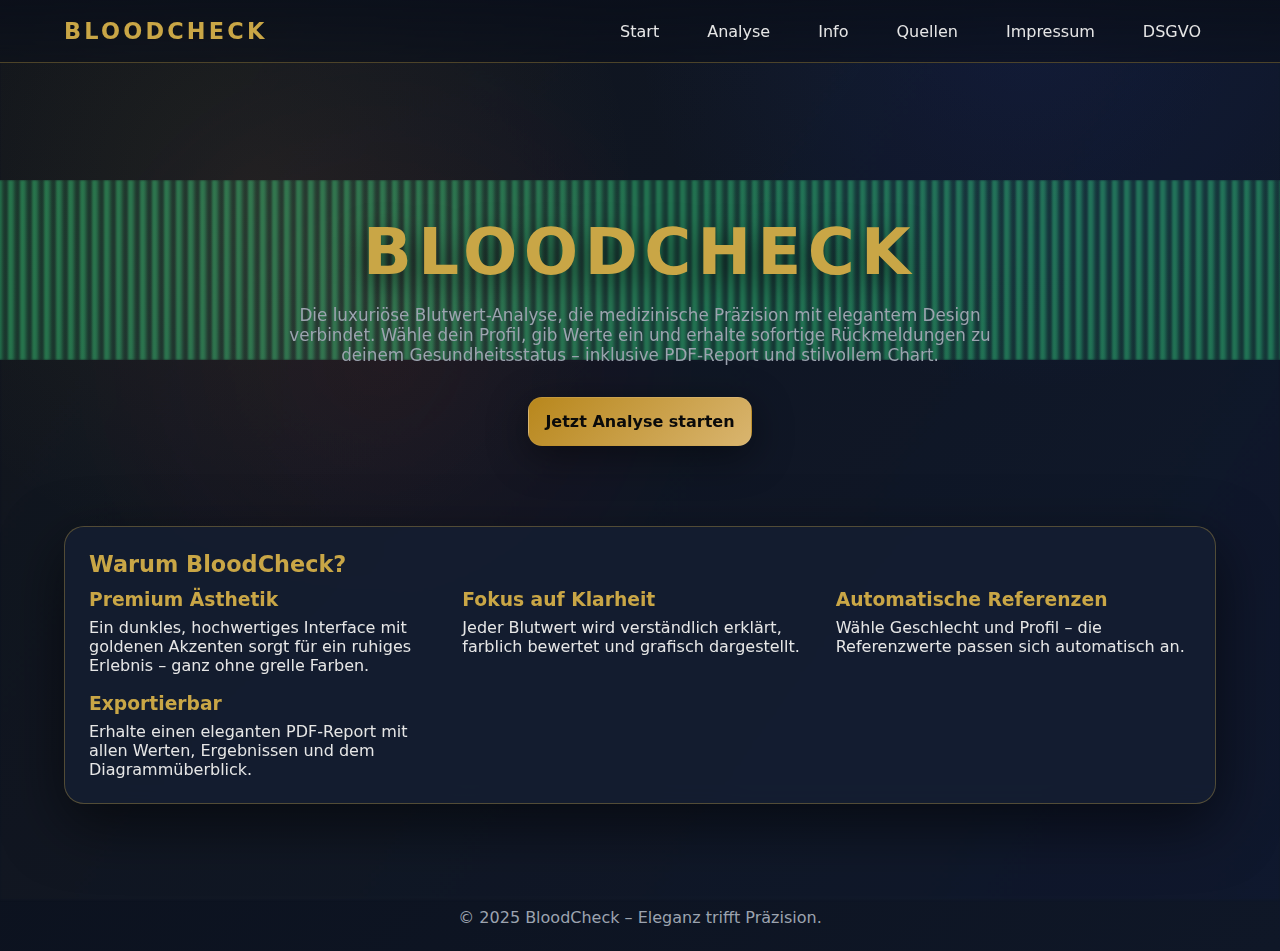
<file: index.html>
<!DOCTYPE html>
<html lang="de">
<head>
  <meta charset="UTF-8">
  <meta name="viewport" content="width=device-width, initial-scale=1.0">
  <title>BloodCheck – Start</title>
  <link rel="stylesheet" href="style.css">
</head>
<body>
  <div class="animation-layer">
    <div class="ekg-line"></div>
  </div>
  <header>
    <nav class="navbar">
      <div class="logo">BloodCheck</div>
      <ul class="nav-links">
        <li><a href="index.html">Start</a></li>
        <li><a href="analyse.html">Analyse</a></li>
        <li><a href="info.html">Info</a></li>
        <li><a href="quellen.html">Quellen</a></li>
        <li><a href="impressum.html">Impressum</a></li>
        <li><a href="dsgvo.html">DSGVO</a></li>
      </ul>
    </nav>
  </header>

  <main>
    <section class="hero">
      <h1>BloodCheck</h1>
      <p>Die luxuriöse Blutwert-Analyse, die medizinische Präzision mit elegantem Design verbindet. Wähle dein Profil, gib Werte ein und erhalte sofortige Rückmeldungen zu deinem Gesundheitsstatus – inklusive PDF-Report und stilvollem Chart.</p>
      <div style="margin-top: 32px;">
        <a class="btn" href="analyse.html">Jetzt Analyse starten</a>
      </div>
    </section>

    <section class="section-card">
      <h2>Warum BloodCheck?</h2>
      <div class="grid-two">
        <div>
          <h3>Premium Ästhetik</h3>
          <p>Ein dunkles, hochwertiges Interface mit goldenen Akzenten sorgt für ein ruhiges Erlebnis – ganz ohne grelle Farben.</p>
        </div>
        <div>
          <h3>Fokus auf Klarheit</h3>
          <p>Jeder Blutwert wird verständlich erklärt, farblich bewertet und grafisch dargestellt.</p>
        </div>
        <div>
          <h3>Automatische Referenzen</h3>
          <p>Wähle Geschlecht und Profil – die Referenzwerte passen sich automatisch an.</p>
        </div>
        <div>
          <h3>Exportierbar</h3>
          <p>Erhalte einen eleganten PDF-Report mit allen Werten, Ergebnissen und dem Diagrammüberblick.</p>
        </div>
      </div>
    </section>
  </main>

  <footer class="footer">© 2025 BloodCheck – Eleganz trifft Präzision.</footer>
</body>
</html>
</file>
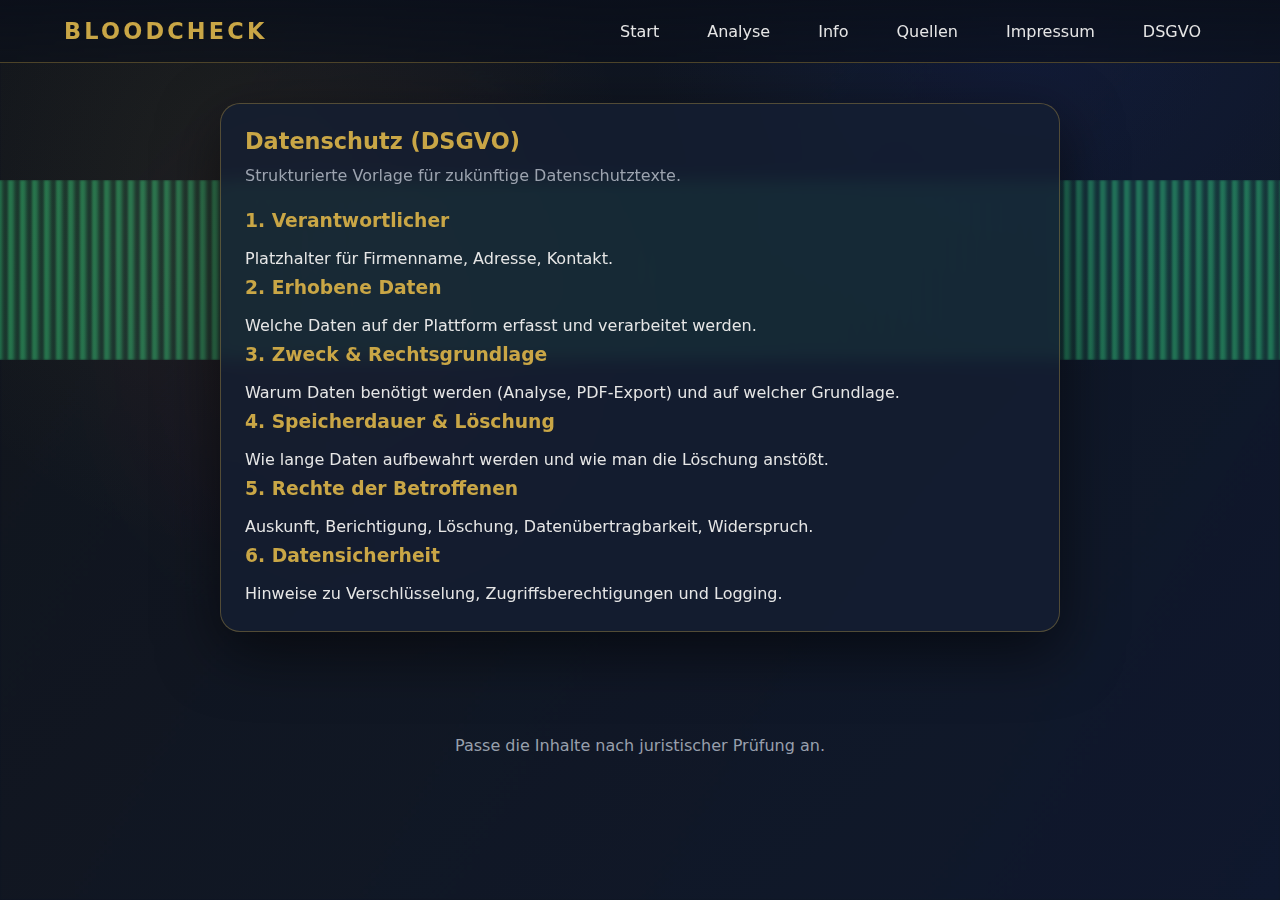
<file: dsgvo.html>
<!DOCTYPE html>
<html lang="de">
<head>
  <meta charset="UTF-8">
  <meta name="viewport" content="width=device-width, initial-scale=1.0">
  <title>BloodCheck – DSGVO</title>
  <link rel="stylesheet" href="style.css">
</head>
<body>
  <div class="animation-layer">
    <div class="ekg-line"></div>
  </div>
  <header>
    <nav class="navbar">
      <div class="logo">BloodCheck</div>
      <ul class="nav-links">
        <li><a href="index.html">Start</a></li>
        <li><a href="analyse.html">Analyse</a></li>
        <li><a href="info.html">Info</a></li>
        <li><a href="quellen.html">Quellen</a></li>
        <li><a href="impressum.html">Impressum</a></li>
        <li><a href="dsgvo.html">DSGVO</a></li>
      </ul>
    </nav>
  </header>

  <main>
    <section class="section-card" style="max-width: 840px; margin: 40px auto;">
      <h2>Datenschutz (DSGVO)</h2>
      <p style="color: var(--muted); margin-top: 12px;">Strukturierte Vorlage für zukünftige Datenschutztexte.</p>
      <div style="margin-top: 20px; line-height: 1.7; color: var(--text-main);">
        <h3>1. Verantwortlicher</h3>
        <p>Platzhalter für Firmenname, Adresse, Kontakt.</p>
        <h3>2. Erhobene Daten</h3>
        <p>Welche Daten auf der Plattform erfasst und verarbeitet werden.</p>
        <h3>3. Zweck & Rechtsgrundlage</h3>
        <p>Warum Daten benötigt werden (Analyse, PDF-Export) und auf welcher Grundlage.</p>
        <h3>4. Speicherdauer & Löschung</h3>
        <p>Wie lange Daten aufbewahrt werden und wie man die Löschung anstößt.</p>
        <h3>5. Rechte der Betroffenen</h3>
        <p>Auskunft, Berichtigung, Löschung, Datenübertragbarkeit, Widerspruch.</p>
        <h3>6. Datensicherheit</h3>
        <p>Hinweise zu Verschlüsselung, Zugriffsberechtigungen und Logging.</p>
      </div>
    </section>
  </main>

  <footer class="footer">Passe die Inhalte nach juristischer Prüfung an.</footer>
</body>
</html>
</file>
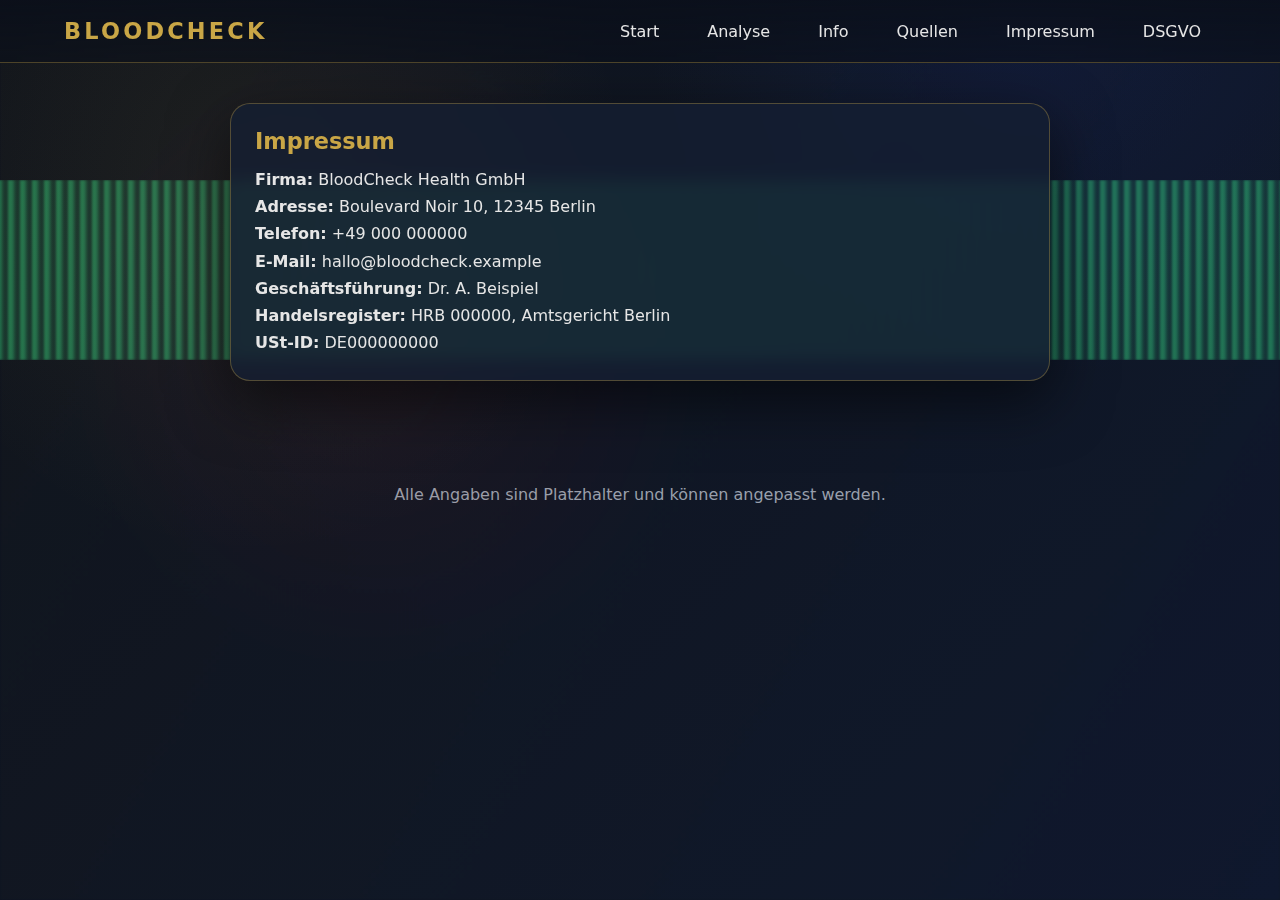
<file: impressum.html>
<!DOCTYPE html>
<html lang="de">
<head>
  <meta charset="UTF-8">
  <meta name="viewport" content="width=device-width, initial-scale=1.0">
  <title>BloodCheck – Impressum</title>
  <link rel="stylesheet" href="style.css">
</head>
<body>
  <div class="animation-layer">
    <div class="ekg-line"></div>
  </div>
  <header>
    <nav class="navbar">
      <div class="logo">BloodCheck</div>
      <ul class="nav-links">
        <li><a href="index.html">Start</a></li>
        <li><a href="analyse.html">Analyse</a></li>
        <li><a href="info.html">Info</a></li>
        <li><a href="quellen.html">Quellen</a></li>
        <li><a href="impressum.html">Impressum</a></li>
        <li><a href="dsgvo.html">DSGVO</a></li>
      </ul>
    </nav>
  </header>

  <main>
    <section class="section-card" style="max-width:820px; margin: 40px auto;">
      <h2>Impressum</h2>
      <div style="margin-top:12px; line-height:1.7;">
        <p><strong>Firma:</strong> BloodCheck Health GmbH</p>
        <p><strong>Adresse:</strong> Boulevard Noir 10, 12345 Berlin</p>
        <p><strong>Telefon:</strong> +49 000 000000</p>
        <p><strong>E-Mail:</strong> hallo@bloodcheck.example</p>
        <p><strong>Geschäftsführung:</strong> Dr. A. Beispiel</p>
        <p><strong>Handelsregister:</strong> HRB 000000, Amtsgericht Berlin</p>
        <p><strong>USt-ID:</strong> DE000000000</p>
      </div>
    </section>
  </main>

  <footer class="footer">Alle Angaben sind Platzhalter und können angepasst werden.</footer>
</body>
</html>
</file>
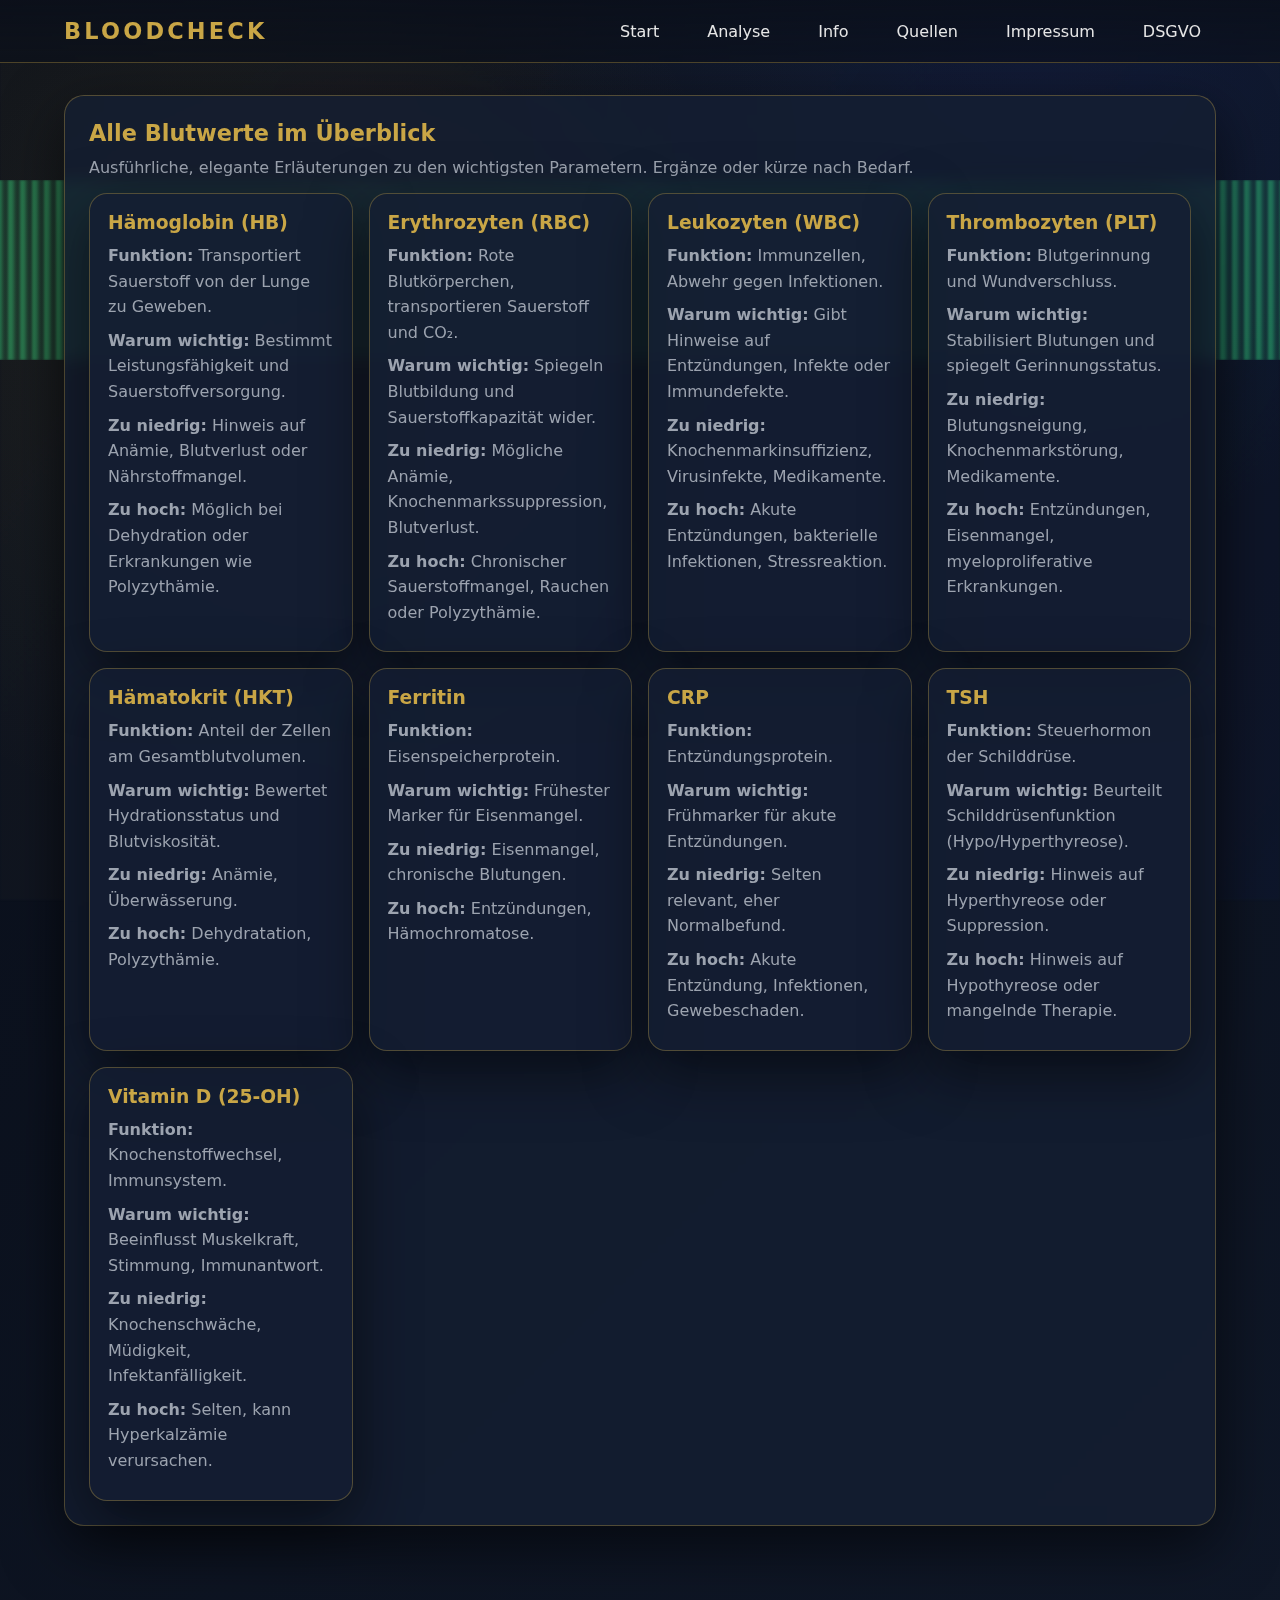
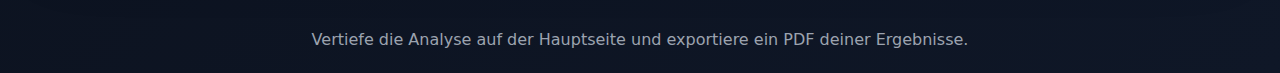
<file: info.html>
<!DOCTYPE html>
<html lang="de">
<head>
  <meta charset="UTF-8">
  <meta name="viewport" content="width=device-width, initial-scale=1.0">
  <title>BloodCheck – Info</title>
  <link rel="stylesheet" href="style.css">
</head>
<body>
  <div class="animation-layer">
    <div class="ekg-line"></div>
  </div>
  <header>
    <nav class="navbar">
      <div class="logo">BloodCheck</div>
      <ul class="nav-links">
        <li><a href="index.html">Start</a></li>
        <li><a href="analyse.html">Analyse</a></li>
        <li><a href="info.html">Info</a></li>
        <li><a href="quellen.html">Quellen</a></li>
        <li><a href="impressum.html">Impressum</a></li>
        <li><a href="dsgvo.html">DSGVO</a></li>
      </ul>
    </nav>
  </header>

  <main>
    <section class="section-card">
      <h2>Alle Blutwerte im Überblick</h2>
      <p style="color: var(--muted); margin-bottom: 16px;">Ausführliche, elegante Erläuterungen zu den wichtigsten Parametern. Ergänze oder kürze nach Bedarf.</p>
      <div class="info-section">
        <div class="info-card">
          <h3>Hämoglobin (HB)</h3>
          <p><strong>Funktion:</strong> Transportiert Sauerstoff von der Lunge zu Geweben.</p>
          <p><strong>Warum wichtig:</strong> Bestimmt Leistungsfähigkeit und Sauerstoffversorgung.</p>
          <p><strong>Zu niedrig:</strong> Hinweis auf Anämie, Blutverlust oder Nährstoffmangel.</p>
          <p><strong>Zu hoch:</strong> Möglich bei Dehydration oder Erkrankungen wie Polyzythämie.</p>
        </div>
        <div class="info-card">
          <h3>Erythrozyten (RBC)</h3>
          <p><strong>Funktion:</strong> Rote Blutkörperchen, transportieren Sauerstoff und CO₂.</p>
          <p><strong>Warum wichtig:</strong> Spiegeln Blutbildung und Sauerstoffkapazität wider.</p>
          <p><strong>Zu niedrig:</strong> Mögliche Anämie, Knochenmarkssuppression, Blutverlust.</p>
          <p><strong>Zu hoch:</strong> Chronischer Sauerstoffmangel, Rauchen oder Polyzythämie.</p>
        </div>
        <div class="info-card">
          <h3>Leukozyten (WBC)</h3>
          <p><strong>Funktion:</strong> Immunzellen, Abwehr gegen Infektionen.</p>
          <p><strong>Warum wichtig:</strong> Gibt Hinweise auf Entzündungen, Infekte oder Immundefekte.</p>
          <p><strong>Zu niedrig:</strong> Knochenmarkinsuffizienz, Virusinfekte, Medikamente.</p>
          <p><strong>Zu hoch:</strong> Akute Entzündungen, bakterielle Infektionen, Stressreaktion.</p>
        </div>
        <div class="info-card">
          <h3>Thrombozyten (PLT)</h3>
          <p><strong>Funktion:</strong> Blutgerinnung und Wundverschluss.</p>
          <p><strong>Warum wichtig:</strong> Stabilisiert Blutungen und spiegelt Gerinnungsstatus.</p>
          <p><strong>Zu niedrig:</strong> Blutungsneigung, Knochenmarkstörung, Medikamente.</p>
          <p><strong>Zu hoch:</strong> Entzündungen, Eisenmangel, myeloproliferative Erkrankungen.</p>
        </div>
        <div class="info-card">
          <h3>Hämatokrit (HKT)</h3>
          <p><strong>Funktion:</strong> Anteil der Zellen am Gesamtblutvolumen.</p>
          <p><strong>Warum wichtig:</strong> Bewertet Hydrationsstatus und Blutviskosität.</p>
          <p><strong>Zu niedrig:</strong> Anämie, Überwässerung.</p>
          <p><strong>Zu hoch:</strong> Dehydratation, Polyzythämie.</p>
        </div>
        <div class="info-card">
          <h3>Ferritin</h3>
          <p><strong>Funktion:</strong> Eisenspeicherprotein.</p>
          <p><strong>Warum wichtig:</strong> Frühester Marker für Eisenmangel.</p>
          <p><strong>Zu niedrig:</strong> Eisenmangel, chronische Blutungen.</p>
          <p><strong>Zu hoch:</strong> Entzündungen, Hämochromatose.</p>
        </div>
        <div class="info-card">
          <h3>CRP</h3>
          <p><strong>Funktion:</strong> Entzündungsprotein.</p>
          <p><strong>Warum wichtig:</strong> Frühmarker für akute Entzündungen.</p>
          <p><strong>Zu niedrig:</strong> Selten relevant, eher Normalbefund.</p>
          <p><strong>Zu hoch:</strong> Akute Entzündung, Infektionen, Gewebeschaden.</p>
        </div>
        <div class="info-card">
          <h3>TSH</h3>
          <p><strong>Funktion:</strong> Steuerhormon der Schilddrüse.</p>
          <p><strong>Warum wichtig:</strong> Beurteilt Schilddrüsenfunktion (Hypo/Hyperthyreose).</p>
          <p><strong>Zu niedrig:</strong> Hinweis auf Hyperthyreose oder Suppression.</p>
          <p><strong>Zu hoch:</strong> Hinweis auf Hypothyreose oder mangelnde Therapie.</p>
        </div>
        <div class="info-card">
          <h3>Vitamin D (25-OH)</h3>
          <p><strong>Funktion:</strong> Knochenstoffwechsel, Immunsystem.</p>
          <p><strong>Warum wichtig:</strong> Beeinflusst Muskelkraft, Stimmung, Immunantwort.</p>
          <p><strong>Zu niedrig:</strong> Knochenschwäche, Müdigkeit, Infektanfälligkeit.</p>
          <p><strong>Zu hoch:</strong> Selten, kann Hyperkalzämie verursachen.</p>
        </div>
      </div>
    </section>
  </main>

  <footer class="footer">Vertiefe die Analyse auf der Hauptseite und exportiere ein PDF deiner Ergebnisse.</footer>
</body>
</html>
</file>
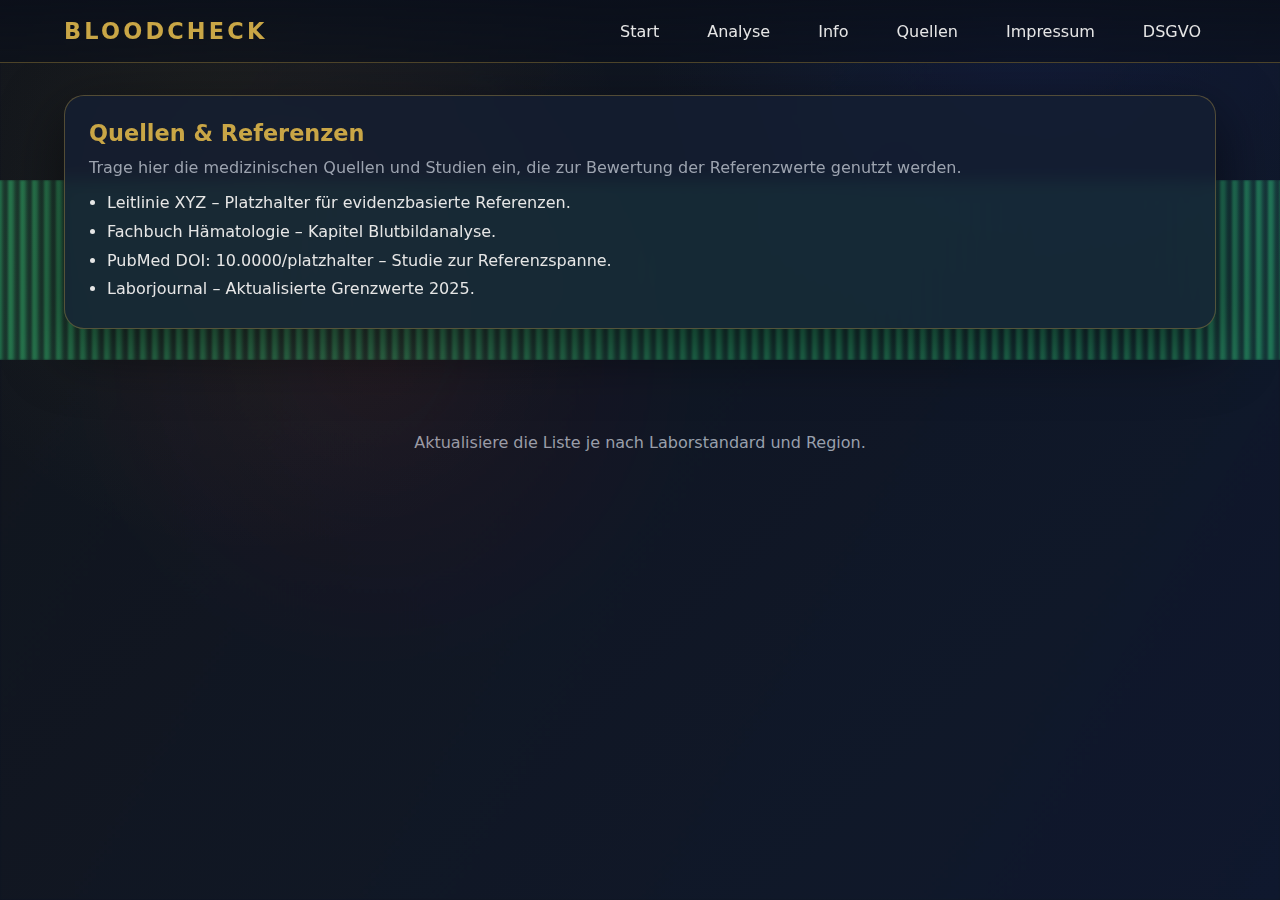
<file: quellen.html>
<!DOCTYPE html>
<html lang="de">
<head>
  <meta charset="UTF-8">
  <meta name="viewport" content="width=device-width, initial-scale=1.0">
  <title>BloodCheck – Quellen</title>
  <link rel="stylesheet" href="style.css">
</head>
<body>
  <div class="animation-layer">
    <div class="ekg-line"></div>
  </div>
  <header>
    <nav class="navbar">
      <div class="logo">BloodCheck</div>
      <ul class="nav-links">
        <li><a href="index.html">Start</a></li>
        <li><a href="analyse.html">Analyse</a></li>
        <li><a href="info.html">Info</a></li>
        <li><a href="quellen.html">Quellen</a></li>
        <li><a href="impressum.html">Impressum</a></li>
        <li><a href="dsgvo.html">DSGVO</a></li>
      </ul>
    </nav>
  </header>

  <main>
    <section class="section-card">
      <h2>Quellen & Referenzen</h2>
      <p style="color: var(--muted); margin-bottom: 12px;">Trage hier die medizinischen Quellen und Studien ein, die zur Bewertung der Referenzwerte genutzt werden.</p>
      <ul style="color: var(--text-main); line-height:1.8; padding-left: 18px;">
        <li>Leitlinie XYZ – Platzhalter für evidenzbasierte Referenzen.</li>
        <li>Fachbuch Hämatologie – Kapitel Blutbildanalyse.</li>
        <li>PubMed DOI: 10.0000/platzhalter – Studie zur Referenzspanne.</li>
        <li>Laborjournal – Aktualisierte Grenzwerte 2025.</li>
      </ul>
    </section>
  </main>

  <footer class="footer">Aktualisiere die Liste je nach Laborstandard und Region.</footer>
</body>
</html>
</file>
<file: style.css>
:root {
  --bg-primary: #0a0f1a;
  --bg-secondary: #0f1727;
  --accent-gold: #c9a646;
  --accent-blue: #1d4ed8;
  --accent-red: #b91c1c;
  --accent-green: #1faa59;
  --text-main: #e6e6e6;
  --muted: #9ca3af;
  --card: rgba(20, 30, 50, 0.8);
  --border: rgba(201, 166, 70, 0.35);
  --shadow: 0 20px 60px rgba(0, 0, 0, 0.55);
  --blur-bg: blur(12px);
  --glow: 0 0 30px rgba(201, 166, 70, 0.35);
}

* {
  box-sizing: border-box;
  margin: 0;
  padding: 0;
}

body {
  font-family: "Inter", "Segoe UI", system-ui, -apple-system, sans-serif;
  background: radial-gradient(circle at 20% 20%, rgba(201, 166, 70, 0.08), transparent 30%),
              radial-gradient(circle at 80% 0%, rgba(30, 64, 175, 0.15), transparent 28%),
              linear-gradient(135deg, var(--bg-primary), var(--bg-secondary));
  color: var(--text-main);
  min-height: 100vh;
  position: relative;
  overflow-x: hidden;
}

body::before {
  content: "";
  position: fixed;
  inset: 0;
  background: linear-gradient(120deg, rgba(201, 166, 70, 0.04), rgba(30, 64, 175, 0.05)),
              radial-gradient(circle at 30% 40%, rgba(185, 28, 28, 0.07), transparent 30%);
  pointer-events: none;
  filter: blur(1px);
  z-index: 0;
}

header {
  position: sticky;
  top: 0;
  z-index: 10;
  backdrop-filter: blur(12px);
  background: linear-gradient(180deg, rgba(10, 15, 26, 0.85), rgba(10, 15, 26, 0.6));
  border-bottom: 1px solid var(--border);
}

.navbar {
  max-width: 1200px;
  margin: 0 auto;
  display: flex;
  align-items: center;
  justify-content: space-between;
  padding: 18px 24px;
}

.logo {
  font-size: 1.4rem;
  letter-spacing: 0.2rem;
  text-transform: uppercase;
  font-weight: 700;
  color: var(--accent-gold);
}

.nav-links {
  list-style: none;
  display: flex;
  gap: 18px;
}

.nav-links a {
  color: var(--text-main);
  text-decoration: none;
  padding: 10px 14px;
  border-radius: 12px;
  border: 1px solid transparent;
  transition: all 0.2s ease;
}

.nav-links a:hover,
.nav-links a:focus-visible {
  color: var(--accent-gold);
  border-color: var(--border);
  box-shadow: var(--glow);
}

main {
  position: relative;
  z-index: 1;
  max-width: 1200px;
  margin: 32px auto 64px;
  padding: 0 24px;
}

.hero {
  text-align: center;
  padding: 120px 16px 80px;
}

.hero h1 {
  font-size: clamp(2.8rem, 5vw, 4rem);
  margin-bottom: 16px;
  letter-spacing: 0.1em;
  text-transform: uppercase;
  color: var(--accent-gold);
  text-shadow: 0 10px 30px rgba(0, 0, 0, 0.55);
}

.hero p {
  max-width: 720px;
  margin: 0 auto;
  color: var(--muted);
  font-size: 1.05rem;
}

.section-card {
  background: var(--card);
  border: 1px solid var(--border);
  border-radius: 20px;
  padding: 24px;
  margin-bottom: 28px;
  box-shadow: var(--shadow);
  backdrop-filter: blur(8px);
}

.section-card h2 {
  font-size: 1.4rem;
  margin-bottom: 12px;
  color: var(--accent-gold);
}

.section-card h3 {
  color: var(--accent-gold);
  margin-bottom: 8px;
}

.grid-two {
  display: grid;
  grid-template-columns: repeat(auto-fit, minmax(280px, 1fr));
  gap: 18px;
}

.label {
  font-weight: 600;
  margin-bottom: 6px;
  display: block;
}

.select,
.input {
  width: 100%;
  background: rgba(255, 255, 255, 0.04);
  color: var(--text-main);
  border: 1px solid var(--border);
  border-radius: 12px;
  padding: 12px;
  font-size: 1rem;
  outline: none;
  transition: border 0.2s ease, box-shadow 0.2s ease;
}

.select:focus,
.input:focus {
  border-color: var(--accent-gold);
  box-shadow: var(--glow);
}

.value-row {
  display: grid;
  grid-template-columns: 1.3fr 1fr 1fr;
  gap: 12px;
  align-items: center;
  margin-bottom: 16px;
}

.value-row .description {
  grid-column: 1 / -1;
  font-size: 0.95rem;
  color: var(--muted);
}

.badge {
  padding: 10px 12px;
  border-radius: 12px;
  text-align: center;
  font-weight: 700;
  letter-spacing: 0.03em;
}

.badge.low { background: rgba(29, 78, 216, 0.15); color: #8cb4ff; }
.badge.normal { background: rgba(31, 170, 89, 0.18); color: #c4f2d4; }
.badge.high { background: rgba(185, 28, 28, 0.18); color: #f7c0c0; }

.btn {
  display: inline-flex;
  align-items: center;
  gap: 10px;
  background: linear-gradient(135deg, #b8871c, #d9b56f);
  color: #0a0a0a;
  padding: 14px 16px;
  border-radius: 14px;
  text-decoration: none;
  font-weight: 700;
  border: 1px solid rgba(255, 255, 255, 0.05);
  box-shadow: 0 10px 40px rgba(0, 0, 0, 0.45);
  transition: transform 0.2s ease, box-shadow 0.2s ease;
}

.btn:hover {
  transform: translateY(-2px);
  box-shadow: 0 18px 48px rgba(0, 0, 0, 0.6);
}

.info-section {
  display: grid;
  grid-template-columns: repeat(auto-fit, minmax(260px, 1fr));
  gap: 16px;
}

.info-card {
  background: var(--card);
  border: 1px solid var(--border);
  border-radius: 18px;
  padding: 18px;
  box-shadow: var(--shadow);
}

.info-card h3 { color: var(--accent-gold); margin-bottom: 10px; }
.info-card p { color: var(--muted); margin-bottom: 8px; line-height: 1.6; }

.footer {
  text-align: center;
  color: var(--muted);
  padding: 40px 16px 24px;
}

.chart-wrapper {
  background: var(--card);
  border: 1px solid var(--border);
  border-radius: 16px;
  padding: 16px;
  box-shadow: var(--shadow);
}

.animation-layer {
  position: fixed;
  inset: 0;
  pointer-events: none;
  z-index: 0;
  opacity: 0.65;
  mix-blend-mode: screen;
}

/* Option C – EKG-Linie. To swap animation, replace .ekg-line with preferred SVG/CSS. */
.ekg-line {
  position: absolute;
  top: 20%;
  left: -50%;
  width: 200%;
  height: 180px;
  background: radial-gradient(circle at 10% 50%, rgba(31, 170, 89, 0.25) 0, transparent 35%),
              radial-gradient(circle at 50% 50%, rgba(31, 170, 89, 0.25) 0, transparent 35%),
              radial-gradient(circle at 90% 50%, rgba(31, 170, 89, 0.25) 0, transparent 35%);
  mask: linear-gradient(90deg, transparent, black 15%, black 85%, transparent);
}

.ekg-line::after {
  content: "";
  position: absolute;
  inset: 0;
  background: repeating-linear-gradient(
    90deg,
    rgba(31, 170, 89, 0.9),
    rgba(31, 170, 89, 0.9) 4px,
    rgba(31, 170, 89, 0.2) 8px,
    rgba(31, 170, 89, 0.2) 12px
  );
  filter: blur(1px);
  animation: ekg-move 12s linear infinite;
}

/* To adjust speed/intensity of the animation tweak duration and gradient strengths above. */
@keyframes ekg-move {
  from { transform: translateX(0); }
  to { transform: translateX(-25%); }
}

@media (max-width: 720px) {
  .navbar { flex-direction: column; gap: 10px; }
  .value-row { grid-template-columns: 1fr; }
  .animation-layer { opacity: 0.5; }
}
</file>
